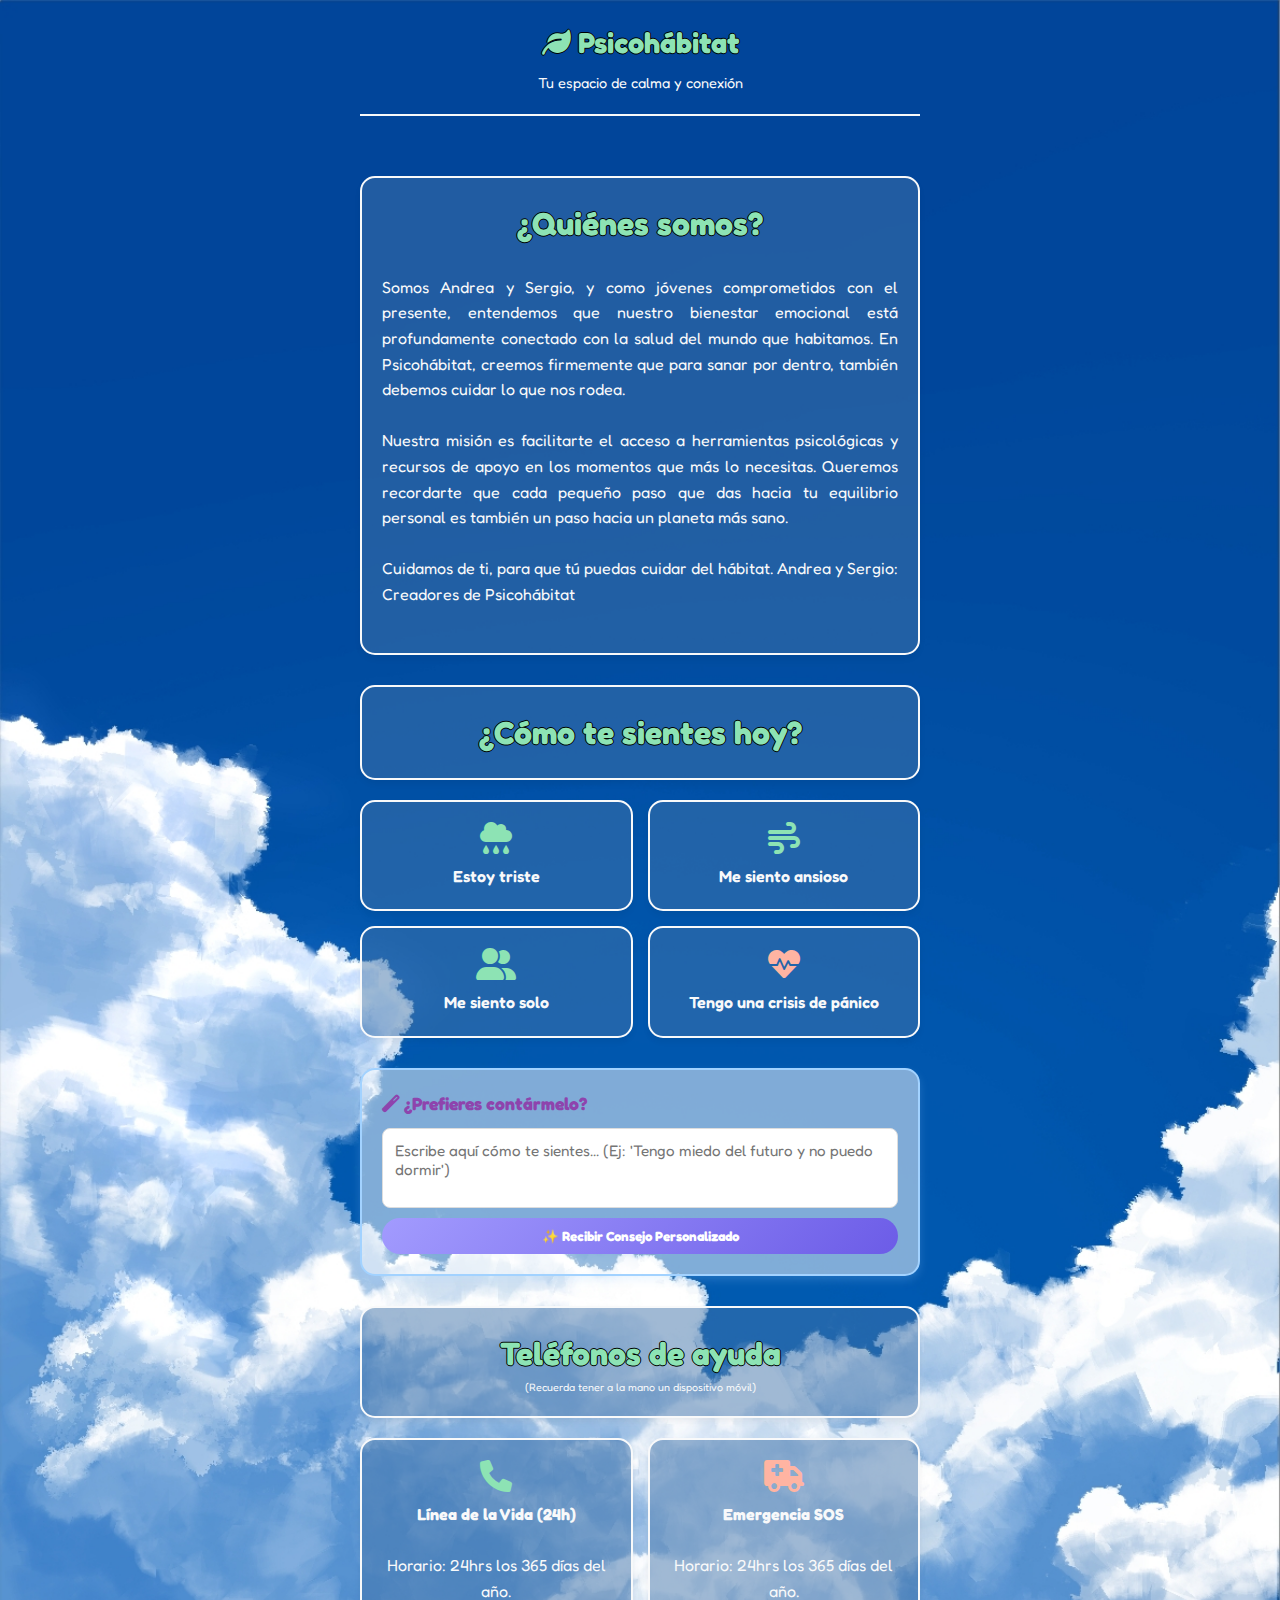
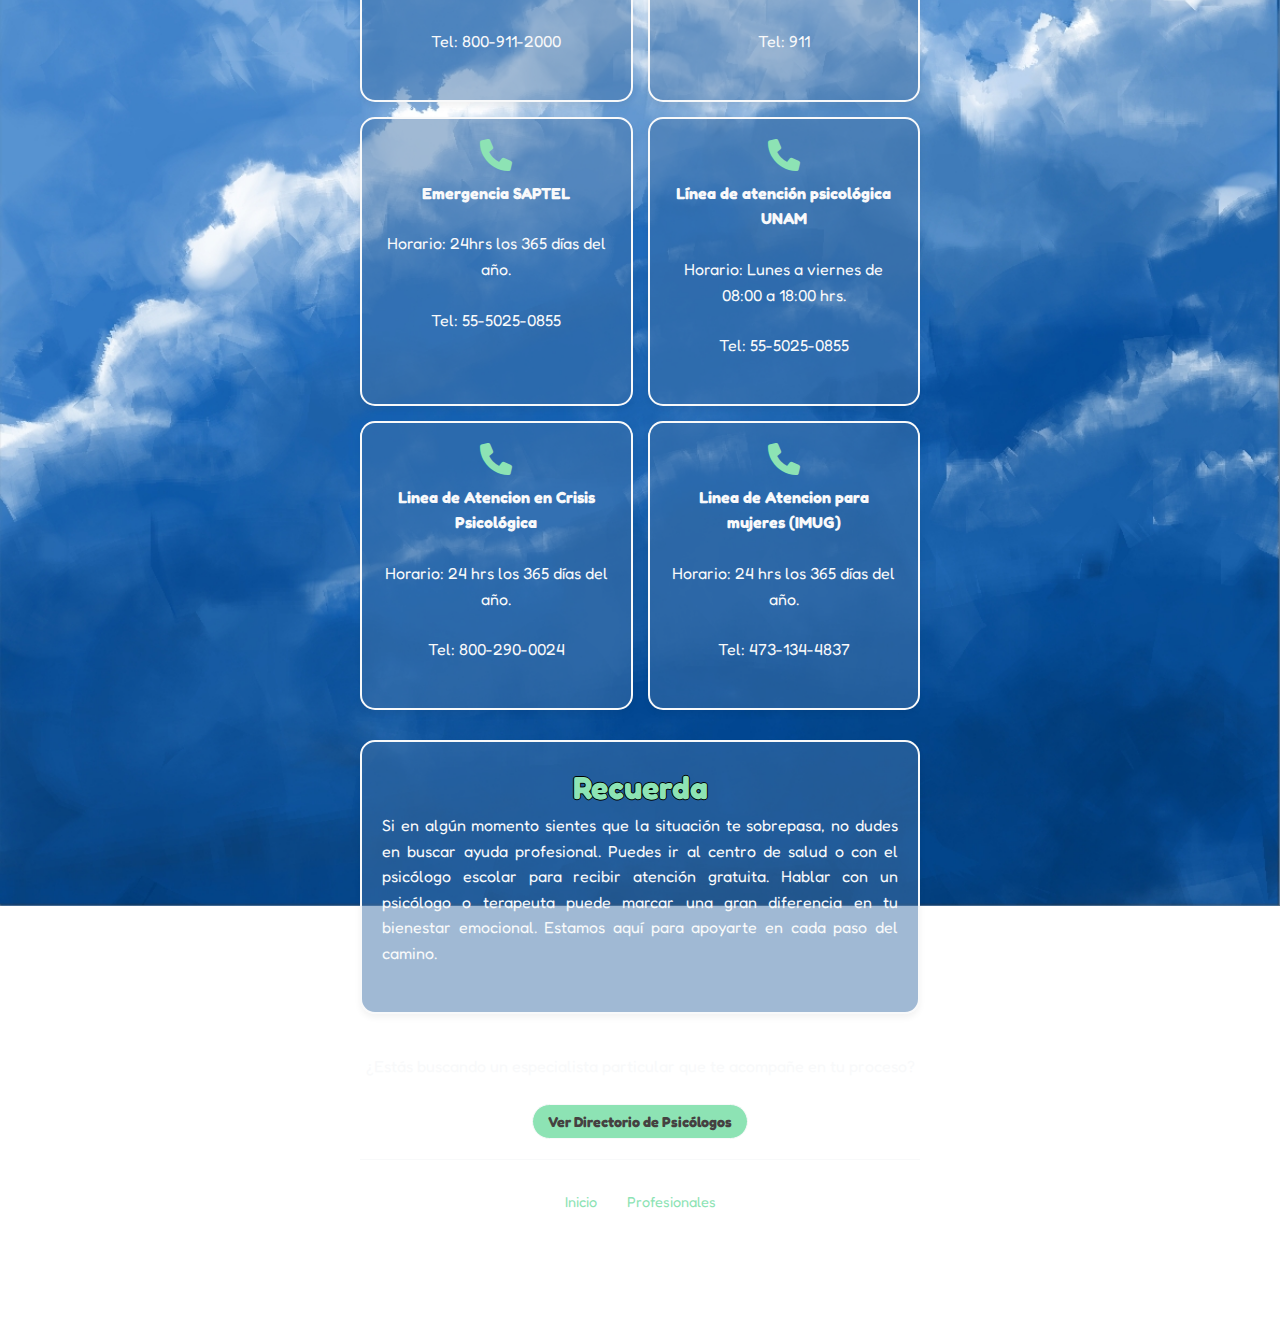
<file: index.html>
<html lang="en">

<head>
    <meta charset="UTF-8">
    <meta name="viewport" content="width=device-width, initial-scale=1.0">
    <title>Psicohábitat | Bienestar y Conexión</title>
    <link href="https://cdnjs.cloudflare.com/ajax/libs/font-awesome/6.0.0/css/all.min.css" rel="stylesheet">
    <link rel="stylesheet" href="./style/base.css">
    <style>
        @import url('https://fonts.googleapis.com/css2?family=Fredoka:wght@300..700&family=Open+Sans:ital,wght@0,300..800;1,300..800&display=swap');
    </style>
</head>

<body>
    <div class="container">
        <header>
            <div class="logo"><i class="fas fa-leaf"></i> Psicohábitat</div>
            <div class="tagline">Tu espacio de calma y conexión</div>
        </header>

        <!-- === SECCIÓN 1: INICIO === -->
        <div id="home-section" class="section active">
            <div class="us">
                <h1>
                    ¿Quiénes somos?
                </h1>
                <br>
                <p class="parrafah">Somos Andrea y Sergio, y como jóvenes comprometidos con el presente, entendemos que
                    nuestro bienestar
                    emocional está profundamente conectado con la salud del mundo que habitamos. En Psicohábitat,
                    creemos
                    firmemente que para sanar por dentro, también debemos cuidar lo que nos rodea.
                    <br>
                    <br>
                    Nuestra misión es facilitarte el acceso a herramientas psicológicas y recursos de apoyo en los
                    momentos
                    que más lo necesitas. Queremos recordarte que cada pequeño paso que das hacia tu equilibrio personal
                    es
                    también un paso hacia un planeta más sano.
                    <br>
                    <br>
                    Cuidamos de ti, para que tú puedas cuidar del hábitat.
                    Andrea y Sergio: Creadores de Psicohábitat
                </p>
            </div>
            <div class="us">
                <h1>¿Cómo te sientes hoy?</h1>
            </div>

            <div class="mood-grid">
                <div class="mood-card" onclick="mostrarEncuesta('tristeza')">
                    <i class="fas fa-cloud-rain"></i>
                    <span>Estoy triste</span>
                </div>
                <div class="mood-card" onclick="mostrarEncuesta('ansiedad')">
                    <i class="fas fa-wind"></i>
                    <span>Me siento ansioso</span>
                </div>
                <div class="mood-card" onclick="mostrarEncuesta('soledad')">
                    <i class="fas fa-user-friends"></i>
                    <span>Me siento solo</span>
                </div>
                <div class="mood-card" onclick="accesosCrisis()">
                    <i class="fas fa-heartbeat" style="color: var(--alert-soft)"></i>
                    <span>Tengo una crisis de pánico</span>
                </div>
            </div>
            <!-- NUEVO: SECCIÓN DE IA GEMINI -->
            <div class="ai-companion-box">
                <div class="ai-title"><i class="fas fa-magic"></i> ¿Prefieres contármelo?</div>
                <textarea id="ai-mood-input" class="ai-input"
                    placeholder="Escribe aquí cómo te sientes... (Ej: 'Tengo miedo del futuro y no puedo dormir')"></textarea>
                <button class="btn-ai" onclick="consultarIA()">
                    ✨ Recibir Consejo Personalizado
                </button>
                <div id="ai-response-container" class="ai-result"></div>
            </div>

            <div class="us">
                <h1>Teléfonos de ayuda</h1>
                <h6 style="text-align: center; font-weight: normal;">(Recuerda tener a la mano un dispositivo móvil)</h6>
            </div>
            <!-- Tarjetas de numeros para emergencias -->
            <div class="mood-grid">
                <div class="mood-card" onclick="llamarTelefono('tel:8009112000')">
                    <i class="fas fa-phone"></i>
                    <p style="font-weight: bold;">Línea de la Vida (24h)</p>
                    <p>Horario: 24hrs los 365 días del año.</p>
                    <p>Tel: 800-911-2000</p>
                </div>
                <div class="mood-card" onclick="llamarTelefono('tel:911')">
                    <i class="fas fa-ambulance" style="color: var(--alert-soft)"></i>
                    <p style="font-weight: bold;">Emergencia SOS</p>
                    <p>Horario: 24hrs los 365 días del año.</p>
                    <p>Tel: 911</p>
                </div>
                <div class="mood-card" onclick="llamarTelefono('tel:5550250855')">
                    <i class="fas fa-phone"></i>
                    <p style="font-weight: bold;">Emergencia SAPTEL</p>
                    <p>Horario: 24hrs los 365 días del año.</p>
                    <p>Tel: 55-5025-0855</p>
                </div>
                <div class="mood-card" onclick="llamarTelefono('tel:5550250855')">
                    <i class="fas fa-phone"></i>
                    <p style="font-weight: bold;">Línea de atención psicológica UNAM</p>
                    <p>Horario: Lunes a viernes de 08:00 a 18:00 hrs.</p>
                    <p>Tel: 55-5025-0855</p>
                </div>
                <div class="mood-card" onclick="llamarTelefono('tel:8002900024')">
                    <i class="fas fa-phone"></i>
                    <p style="font-weight: bold;">Linea de Atencion en Crisis Psicológica</p>
                    <p>Horario: 24 hrs los 365 días del año.</p>
                    <p>Tel: 800-290-0024</p>
                </div>
                <div class="mood-card" onclick="llamarTelefono('tel:4731344837')">
                    <i class="fas fa-phone"></i>
                    <p style="font-weight: bold;">Linea de Atencion para mujeres (IMUG)</p>
                    <p>Horario: 24 hrs los 365 días del año.</p>
                    <p>Tel: 473-134-4837</p>
                </div>
            </div>
            <div class="us">
                <h1>Recuerda</h1>
                <p class="parrafah">
                    Si en algún momento sientes que la situación te sobrepasa, no dudes en buscar ayuda profesional.
                    Puedes ir al centro de salud o con el psicólogo escolar para recibir atención gratuita.
                    Hablar con un psicólogo o terapeuta puede marcar una gran diferencia en tu bienestar emocional.
                    Estamos aquí para apoyarte en cada paso del camino.
                </p>
            </div>
            <div style="margin-top: 40px; text-align: center;">
                <p>¿Estás buscando un especialista particular que te acompañe en tu proceso?</p>
                <button class="btn-action" onclick="irA('premium-section')" style="margin-bottom: 20px;">
                    Ver Directorio de Psicólogos
                </button>
            </div>
        </div>

        <!-- === SECCIÓN 2: RECURSOS === -->
        <div id="resources-section" class="section">
            <button class="btn-back" onclick="irA('home-section')">
                <i class="fas fa-arrow-left"></i> Volver
            </button>

            <h2 id="result-title">Recursos para ti</h2>

            <div id="resources-list"></div>

            <!-- EL CIERRE VERDE MEJORADO CON IA -->
            <div class="green-closure">
                <h3><i class="fas fa-globe-americas"></i> Tu Acción del Día</h3>
                <p style="color:var(--text-dark)">Si este espacio te brindó un respiro, ayúdanos a cuidar nuestro hábitat común.</p>

                <span id="green-mission-text" class="mission-text">"Recoge una lata o plástico hoy y tíralo en su
                    lugar."</span>

                <!-- Botón para generar nueva misión con IA -->
                <button class="btn-magic-mission" onclick="generarMisionIA()">
                    ✨ Generar nueva misión mágica
                </button>

                <p style="color:var(--text-dark)">Pequeñas acciones sanan tu mente y el planeta.</p>

                <div class="reaction-bar">
                    <button class="reaction-btn" title="Me comprometo">❤️</button>
                    <button class="reaction-btn" title="Hecho">✅</button>
                    <button class="reaction-btn" title="Inspirador">🌱</button>
                </div>
            </div>
        </div>

        <!-- === SECCIÓN 3: ENCUESTA === -->
        <div id="survey-section" class="section">

            <div class="btn-survey-grid">
                <button class="btn-back" onclick="irA('home-section')">
                    <i class="fas fa-arrow-left"></i> Volver
                </button>
                <button class="btn-skip-survey" onclick="accesoDirectoRecursos()">
                    Ir directo a los recursos <i class="fas fa-arrow-right"></i>
                </button>
            </div>

            <div class="us">
                <h1>¿Por qué te sientes así?</h1>
                <br>
            </div>

            <div class="mood-grid">
                <div class="mood-card" onclick="seleccionarRazon('conflictos-familiares')">
                    <i class="fas fa-home"></i>
                    <span>Conflictos Familiares</span>
                </div>

                <div class="mood-card" onclick="seleccionarRazon('dificultades-academicas')">
                    <i class="fas fa-book"></i>
                    <span>Dificultades Académicas</span>
                </div>

                <div class="mood-card" onclick="seleccionarRazon('rechazo-social')">
                    <i class="fas fa-user-friends"></i>
                    <span>Rechazo social</span>
                </div>

                <div class="mood-card" onclick="seleccionarRazon('falta-autoestima')">
                    <i class="fas fa-notes-medical"></i>
                    <span>Falta de autoestima</span>
                </div>

                <div class="mood-card" onclick="seleccionarRazon('visto-falta-de-mensajes')">
                    <i class="fas fa-comment-dots"></i>
                    <span>Visto/Falta de mensajes</span>
                </div>

                <div class="mood-card" onclick="seleccionarRazon('situaciones-en-la-escuela')">
                    <i class="fas fa-school"></i>
                    <span> Situaciones en la escuela</span>
                </div>

                <div class="mood-card" onclick="seleccionarRazon('exclusion-redes-sociales')">
                    <i class="fas fa-users"></i>
                    <span>Exclusión en redes sociales</span>
                </div>

                <div class="mood-card" onclick="seleccionarRazon('sentirse-el-raro')">
                    <i class="fas fa-ellipsis-h"></i>
                    <span>Sentirse el "raro" o diferente</span>
                </div>
            </div>

            <div class="ai-companion-box">
                <div class="ai-title"><i class="fas fa-magic"></i> ¿Prefieres contármelo?</div>
                <textarea id="ai-mood-input" class="ai-input"
                    placeholder="Escribe aquí cómo te sientes... (Ej: 'Tengo miedo del futuro y no puedo dormir')"></textarea>
                <button class="btn-ai" onclick="consultarIA()">
                    ✨ Recibir Consejo Personalizado
                </button>
                <div id="ai-response-container" class="ai-result"></div>
            </div>

        </div>

        <!-- === SECCIÓN 4: PREMIUM === -->
        <div id="premium-section" class="section">
            <button class="btn-back" onclick="irA('home-section')">
                <i class="fas fa-arrow-left"></i> Volver al Inicio
            </button>

            <h2>Directorio de Especialistas</h2>
            <p>
                Conectamos directamente con la base de datos de <strong>Doctoralia</strong> para mostrarte
                especialistas
                certificados.
            </p>

            <div class="external-search-box">
                <div class="search-input-group">
                    <label for="specialty-input">¿Qué especialista buscas?</label>
                    <select id="specialty-input">
                        <option value="psicologo">Psicólogo</option>
                        <option value="psiquiatra">Psiquiatra</option>
                        <option value="psicoterapeuta">Psicoterapeuta</option>
                        <option value="terapeuta-complementario">Terapeuta Complementario</option>
                    </select>
                </div>

                <div class="search-input-group">
                    <label for="city-input">¿En qué ciudad?</label>
                    <input type="text" id="city-input" placeholder="Ej: Ciudad de México, Guadalajara..." />
                </div>

                <button onclick="prepararRedireccion()" class="btn-search-external">
                    <i class="fas fa-search"></i> Buscar Profesionales
                </button>
            </div>
        </div>

        <div class="nav-bottom">
            <a href="#" onclick="irA('home-section')" class="nav-link">Inicio</a>
            <a href="#" onclick="irA('premium-section')" class="nav-link">Profesionales</a>
            <!--<a href="#" class="nav-link">Nosotros</a> -->
        </div>

    </div>

    <!-- === MODAL DE REDIRECCIÓN (OCULTO) === -->
    <div id="redirect-modal" class="modal-overlay">
        <div class="modal-content">
            <i class="fas fa-hand-holding-heart modal-icon"></i>
            <h3 style="color: var(--text-dark);">Un momento, por favor...</h3>

            <p style="margin-top: 15px; font-size: 1rem; color: #555;">
                Si deseas apoyar a esta web, recuerda nuestra misión ecológica:
            </p>
            <p style="margin-top: 10px; font-weight: bold; color: #3a5a40; font-size: 1.1rem;">
                "¡Ayúdanos recogiendo una lata o basura en tu camino hoy!"
            </p>

            <div class="countdown-circle" id="countdown-timer">5</div>

            <p style="font-size: 0.8rem; color: #999;">
                Te estamos redirigiendo a Doctoralia...
            </p>

            <!-- Botón para cancelar por si el usuario se arrepiente -->
            <button onclick="cancelarRedireccion()"
                style="margin-top: 15px; border: none; background: none; text-decoration: underline; color: #777; cursor: pointer;">
                Cancelar
            </button>
        </div>
    </div>
    </div>
</body>
<script src="./js/script"></script>
<script type="module" src=""./js/config.js"></script>

</html>
</file>
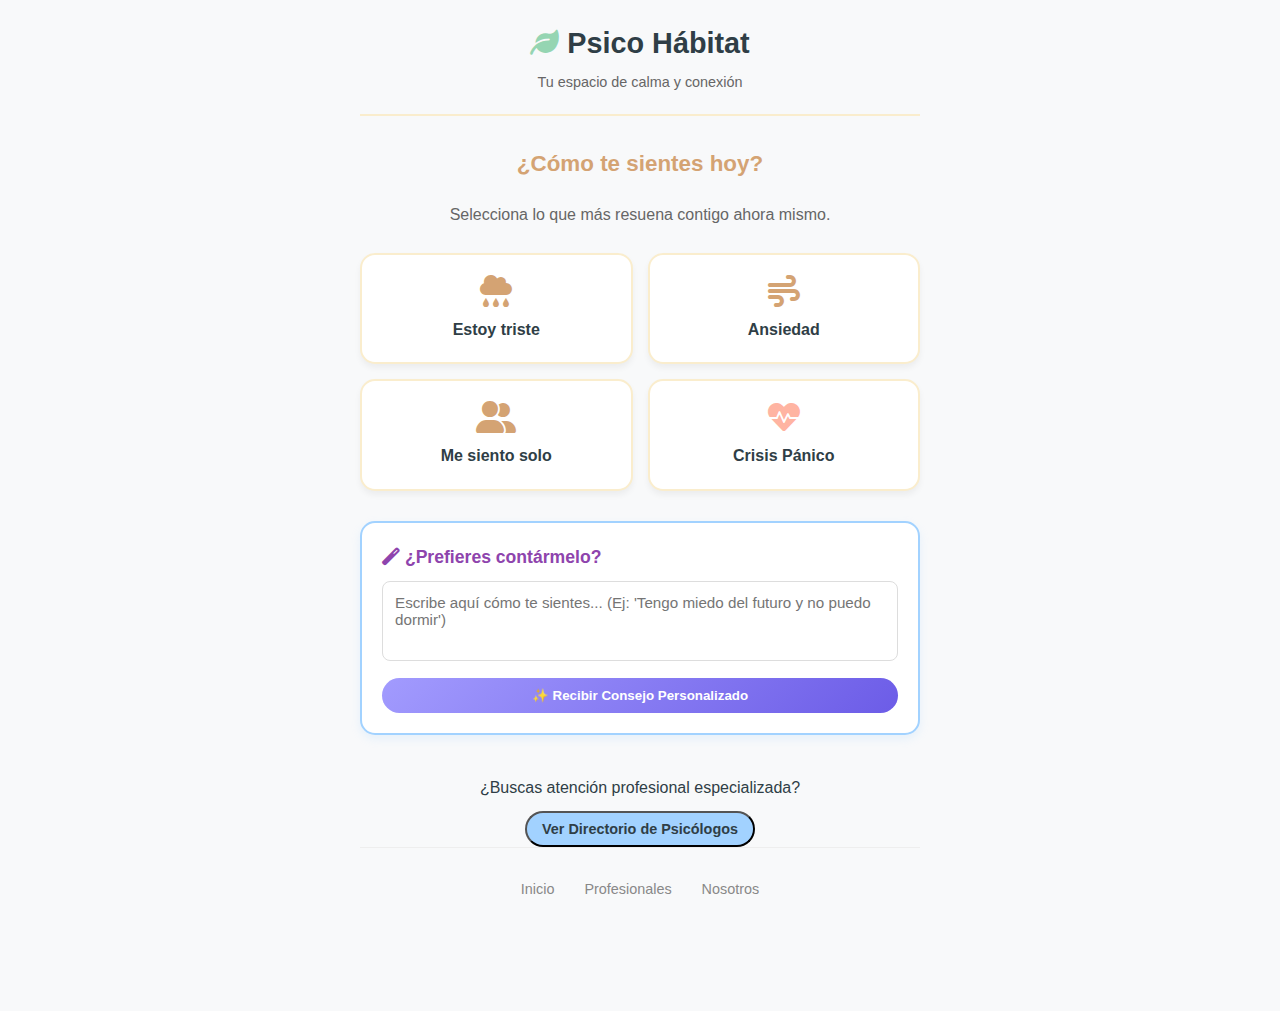
<file: template.html>
<!DOCTYPE html>
<html lang="es">
<head>
    <meta charset="UTF-8">
    <meta name="viewport" content="width=device-width, initial-scale=1.0">
    <title>Psico Hábitat | Bienestar y Conexión</title>
    <!-- Iconos para dar un toque profesional y cálido -->
    <link href="https://cdnjs.cloudflare.com/ajax/libs/font-awesome/6.0.0/css/all.min.css" rel="stylesheet">
    <style>
        /* --- 1. VARIABLES DE COLOR (Psicología del Color) --- */
        :root {
            --primary-mint: #95d5b2;  /* Calma, naturaleza */
            --soft-blue: #a2d2ff;     /* Serenidad */
            --earth-sand: #faedcd;    /* Calidez */
            --earth-dark: #d4a373;    /* Acento tierra */
            --text-dark: #2f3e46;     /* Texto legible pero suave */
            --white-soft: #f8f9fa;    /* Fondo limpio */
            --alert-soft: #ffb4a2;    /* Para crisis, no agresivo */
            --gemini-purple: #8e44ad; /* Color para características IA */
        }

        /* --- 2. RESET Y BASES --- */
        * {
            box-sizing: border-box;
            margin: 0;
            padding: 0;
            font-family: 'Segoe UI', Tahoma, Geneva, Verdana, sans-serif;
        }

        body {
            background-color: var(--white-soft);
            color: var(--text-dark);
            line-height: 1.6;
            padding-bottom: 80px; /* Espacio para el footer fijo si fuera necesario */
        }

        /* --- 3. LAYOUT GENERAL --- */
        .container {
            max-width: 600px; /* Ancho tipo "App móvil" centrado */
            margin: 0 auto;
            padding: 20px;
            min-height: 100vh;
            display: flex;
            flex-direction: column;
        }

        /* --- 4. HEADER --- */
        header {
            text-align: center;
            margin-bottom: 30px;
            padding-bottom: 20px;
            border-bottom: 2px solid var(--earth-sand);
        }

        .logo {
            font-size: 1.8rem;
            color: var(--text-dark);
            font-weight: bold;
        }
        .logo i { color: var(--primary-mint); }

        .tagline {
            font-size: 0.9rem;
            color: #666;
            margin-top: 5px;
        }

        /* --- 5. NAVEGACIÓN ENTRE SECCIONES --- */
        .section {
            display: none; /* Ocultamos todo por defecto */
            animation: fadeIn 0.5s ease;
        }
        
        .section.active {
            display: block; /* Solo mostramos la activa */
        }

        @keyframes fadeIn {
            from { opacity: 0; transform: translateY(10px); }
            to { opacity: 1; transform: translateY(0); }
        }

        h2 {
            font-size: 1.4rem;
            margin-bottom: 20px;
            color: var(--earth-dark);
            text-align: center;
        }

        /* --- 6. COMPONENTE: BOTONES DE ÁNIMO (GRID) --- */
        .mood-grid {
            display: grid;
            grid-template-columns: 1fr 1fr;
            gap: 15px;
        }

        .mood-card {
            background: white;
            border: 2px solid var(--earth-sand);
            border-radius: 15px;
            padding: 20px;
            text-align: center;
            cursor: pointer;
            transition: all 0.3s ease;
            box-shadow: 0 4px 6px rgba(0,0,0,0.05);
        }

        .mood-card:hover {
            transform: translateY(-5px);
            border-color: var(--primary-mint);
            background-color: #f0fff4;
        }

        .mood-card i {
            font-size: 2rem;
            margin-bottom: 10px;
            color: var(--earth-dark);
        }

        .mood-card span {
            display: block;
            font-weight: 600;
        }

        /* --- NUEVO: COMPONENTE IA (CHAT) --- */
        .ai-companion-box {
            margin-top: 30px;
            background: white;
            padding: 20px;
            border-radius: 15px;
            border: 2px solid var(--soft-blue);
            box-shadow: 0 4px 10px rgba(162, 210, 255, 0.2);
        }

        .ai-title {
            font-size: 1.1rem;
            color: var(--gemini-purple);
            margin-bottom: 10px;
            font-weight: bold;
        }

        .ai-input {
            width: 100%;
            padding: 12px;
            border: 1px solid #ddd;
            border-radius: 8px;
            margin-bottom: 10px;
            resize: none;
            height: 80px;
            font-size: 0.95rem;
        }

        .btn-ai {
            background: linear-gradient(135deg, #a29bfe 0%, #6c5ce7 100%);
            color: white;
            border: none;
            padding: 10px 20px;
            border-radius: 20px;
            cursor: pointer;
            width: 100%;
            font-weight: bold;
            transition: transform 0.2s;
        }
        .btn-ai:hover { transform: scale(1.02); }
        
        .ai-result {
            margin-top: 15px;
            padding: 15px;
            background-color: #f8f0fc;
            border-radius: 8px;
            border-left: 4px solid var(--gemini-purple);
            font-size: 0.9rem;
            display: none; /* Oculto hasta tener respuesta */
            white-space: pre-wrap; /* Mantiene saltos de línea */
        }

        /* --- 7. LISTA DE RECURSOS --- */
        .resource-card {
            background: white;
            border-left: 5px solid var(--primary-mint);
            padding: 15px;
            margin-bottom: 15px;
            border-radius: 8px;
            box-shadow: 0 2px 4px rgba(0,0,0,0.05);
            display: flex;
            justify-content: space-between;
            align-items: center;
        }

        .resource-info h3 { font-size: 1.1rem; margin-bottom: 5px; }
        .resource-info p { font-size: 0.85rem; color: #666; }
        .resource-type { 
            font-size: 0.7rem; 
            text-transform: uppercase; 
            background: var(--earth-sand); 
            padding: 2px 6px; 
            border-radius: 4px; 
        }

        .btn-action {
            background-color: var(--primary-mint);
            color: var(--text-dark);
            text-decoration: none;
            padding: 8px 15px;
            border-radius: 20px;
            font-weight: bold;
            font-size: 0.9rem;
            transition: background 0.3s;
        }
        .btn-action:hover { background-color: #74c69d; }

        .btn-back {
            background: transparent;
            border: none;
            color: #666;
            margin-bottom: 20px;
            cursor: pointer;
            display: flex;
            align-items: center;
            gap: 5px;
            font-size: 1rem;
        }

        /* --- 8. DIRECTORIO PREMIUM (Buscador Externo) --- */
        .external-search-box {
            background: white;
            padding: 25px;
            border-radius: 15px;
            box-shadow: 0 4px 15px rgba(0,0,0,0.05);
            border: 1px solid #eee;
        }

        .search-input-group {
            margin-bottom: 15px;
            text-align: left;
        }
        
        .search-input-group label {
            display: block;
            font-size: 0.9rem;
            margin-bottom: 5px;
            color: #666;
            font-weight: 600;
        }

        .search-input-group select, .search-input-group input {
            width: 100%;
            padding: 12px;
            border: 2px solid var(--earth-sand);
            border-radius: 8px;
            font-size: 1rem;
            outline: none;
            transition: border-color 0.3s;
        }

        .search-input-group select:focus, .search-input-group input:focus {
            border-color: var(--primary-mint);
        }

        .btn-search-external {
            width: 100%;
            background-color: #00d3a5; /* Color similar a Doctoralia para familiaridad */
            color: white;
            border: none;
            padding: 15px;
            border-radius: 8px;
            font-size: 1.1rem;
            font-weight: bold;
            cursor: pointer;
            display: flex;
            justify-content: center;
            align-items: center;
            gap: 10px;
            transition: background 0.3s;
        }
        .btn-search-external:hover {
            background-color: #00b38b;
        }

        /* --- 9. CIERRE VERDE (GAMIFICACIÓN) --- */
        .green-closure {
            margin-top: 30px;
            background: linear-gradient(135deg, #e9edc9 0%, #ccd5ae 100%);
            padding: 25px;
            border-radius: 20px;
            text-align: center;
            border: 2px dashed #88b04b;
        }

        .green-closure h3 { color: #3a5a40; margin-bottom: 10px; }
        .green-closure p { font-size: 0.95rem; margin-bottom: 15px; }
        
        .mission-text {
            font-weight: bold; 
            color: #3a5a40; 
            display: block; 
            margin: 10px 0;
            min-height: 40px; /* Evita saltos si cambia el texto */
        }

        .btn-magic-mission {
            background: white;
            border: 1px solid #88b04b;
            color: #3a5a40;
            padding: 5px 10px;
            border-radius: 15px;
            font-size: 0.8rem;
            cursor: pointer;
            margin-bottom: 10px;
        }
        .btn-magic-mission:hover { background: #f0fff4; }

        .reaction-bar {
            display: flex;
            justify-content: center;
            gap: 15px;
            margin-top: 15px;
        }
        .reaction-btn {
            background: white;
            border: none;
            width: 40px; height: 40px;
            border-radius: 50%;
            cursor: pointer;
            box-shadow: 0 2px 4px rgba(0,0,0,0.1);
            font-size: 1.2rem;
            transition: transform 0.2s;
        }
        .reaction-btn:hover { transform: scale(1.2); }

        /* --- 10. MODAL DE REDIRECCIÓN (CUENTA REGRESIVA) --- */
        .modal-overlay {
            position: fixed;
            top: 0; left: 0;
            width: 100%; height: 100%;
            background: rgba(47, 62, 70, 0.9); /* Fondo oscuro con transparencia */
            display: none; /* Oculto por defecto */
            justify-content: center;
            align-items: center;
            z-index: 1000;
            padding: 20px;
            animation: fadeIn 0.3s ease;
        }

        .modal-content {
            background: white;
            padding: 30px;
            border-radius: 20px;
            text-align: center;
            max-width: 400px;
            width: 100%;
            position: relative;
            border-bottom: 5px solid var(--primary-mint);
        }

        .modal-icon {
            font-size: 3rem;
            color: var(--primary-mint);
            margin-bottom: 15px;
        }

        .countdown-circle {
            width: 60px; height: 60px;
            background: var(--earth-sand);
            color: var(--text-dark);
            border-radius: 50%;
            display: flex;
            align-items: center;
            justify-content: center;
            font-size: 1.8rem;
            font-weight: bold;
            margin: 20px auto;
        }

        /* Botón navegación inferior */
        .nav-bottom {
            margin-top: auto;
            display: flex;
            justify-content: center;
            gap: 10px;
            padding-top: 20px;
            border-top: 1px solid #eee;
        }
        .nav-link {
            color: #888;
            text-decoration: none;
            font-size: 0.9rem;
            padding: 10px;
        }
        .nav-link.active-link { color: var(--earth-dark); font-weight: bold; }

    </style>
</head>
<body>

<div class="container">
    <header>
        <div class="logo"><i class="fas fa-leaf"></i> Psico Hábitat</div>
        <div class="tagline">Tu espacio de calma y conexión</div>
    </header>

    <!-- === SECCIÓN 1: HOME / DIAGNÓSTICO === -->
    <div id="home-section" class="section active">
        <h2>¿Cómo te sientes hoy?</h2>
        <p style="text-align: center; margin-bottom: 25px; color: #666;">Selecciona lo que más resuena contigo ahora mismo.</p>
        
        <div class="mood-grid">
            <div class="mood-card" onclick="filtrarRecursos('tristeza')">
                <i class="fas fa-cloud-rain"></i>
                <span>Estoy triste</span>
            </div>
            <div class="mood-card" onclick="filtrarRecursos('ansiedad')">
                <i class="fas fa-wind"></i>
                <span>Ansiedad</span>
            </div>
            <div class="mood-card" onclick="filtrarRecursos('soledad')">
                <i class="fas fa-user-friends"></i>
                <span>Me siento solo</span>
            </div>
            <div class="mood-card" onclick="filtrarRecursos('panico')">
                <i class="fas fa-heartbeat" style="color: var(--alert-soft)"></i>
                <span>Crisis Pánico</span>
            </div>
        </div>
        
        <!-- NUEVO: SECCIÓN DE IA GEMINI -->
        <div class="ai-companion-box">
            <div class="ai-title"><i class="fas fa-magic"></i> ¿Prefieres contármelo?</div>
            <textarea id="ai-mood-input" class="ai-input" placeholder="Escribe aquí cómo te sientes... (Ej: 'Tengo miedo del futuro y no puedo dormir')"></textarea>
            <button class="btn-ai" onclick="consultarIA()">
                ✨ Recibir Consejo Personalizado
            </button>
            <div id="ai-response-container" class="ai-result"></div>
        </div>

        <div style="margin-top: 40px; text-align: center;">
            <p>¿Buscas atención profesional especializada?</p>
            <button class="btn-action" style="background: var(--soft-blue); margin-top: 10px;" onclick="irA('premium-section')">
                Ver Directorio de Psicólogos
            </button>
        </div>
    </div>

    <!-- === SECCIÓN 2: RECURSOS === -->
    <div id="resources-section" class="section">
        <button class="btn-back" onclick="irA('home-section')">
            <i class="fas fa-arrow-left"></i> Volver
        </button>

        <h2 id="result-title">Recursos para ti</h2>
        
        <div id="resources-list"></div>

        <!-- EL CIERRE VERDE MEJORADO CON IA -->
        <div class="green-closure">
            <h3><i class="fas fa-globe-americas"></i> Tu Acción del Día</h3>
            <p>Si este espacio te brindó un respiro, ayúdanos a cuidar nuestro hábitat común.</p>
            
            <span id="green-mission-text" class="mission-text">"Recoge una lata o plástico hoy y tíralo en su lugar."</span>
            
            <!-- Botón para generar nueva misión con IA -->
            <button class="btn-magic-mission" onclick="generarMisionIA()">
                ✨ Generar nueva misión mágica
            </button>

            <p style="font-size: 0.8rem; margin-top: 5px;">Pequeñas acciones sanan tu mente y el planeta.</p>
            
            <div class="reaction-bar">
                <button class="reaction-btn" title="Me comprometo">❤️</button>
                <button class="reaction-btn" title="Hecho">✅</button>
                <button class="reaction-btn" title="Inspirador">🌱</button>
            </div>
        </div>
    </div>

    <!-- === SECCIÓN 3: PREMIUM === -->
    <div id="premium-section" class="section">
        <button class="btn-back" onclick="irA('home-section')">
            <i class="fas fa-arrow-left"></i> Volver al Inicio
        </button>

        <h2>Directorio de Especialistas</h2>
        <p style="text-align:center; font-size:0.9rem; margin-bottom:20px; color:#666">
            Conectamos directamente con la base de datos de <strong>Doctoralia</strong> para mostrarte especialistas certificados.
        </p>

        <div class="external-search-box">
            <div class="search-input-group">
                <label for="specialty-input">¿Qué especialista buscas?</label>
                <select id="specialty-input">
                    <option value="psicologo">Psicólogo</option>
                    <option value="psiquiatra">Psiquiatra</option>
                    <option value="psicoterapeuta">Psicoterapeuta</option>
                    <option value="terapeuta-complementario">Terapeuta Complementario</option>
                </select>
            </div>

            <div class="search-input-group">
                <label for="city-input">¿En qué ciudad?</label>
                <input type="text" id="city-input" placeholder="Ej: Ciudad de México, Guadalajara..." />
            </div>

            <button onclick="prepararRedireccion()" class="btn-search-external">
                <i class="fas fa-search"></i> Buscar Profesionales
            </button>
        </div>
    </div>

    <div class="nav-bottom">
        <a href="#" onclick="irA('home-section')" class="nav-link">Inicio</a>
        <a href="#" onclick="irA('premium-section')" class="nav-link">Profesionales</a>
        <a href="#" class="nav-link">Nosotros</a>
    </div>
</div>

<!-- === MODAL DE REDIRECCIÓN (OCULTO) === -->
<div id="redirect-modal" class="modal-overlay">
    <div class="modal-content">
        <i class="fas fa-hand-holding-heart modal-icon"></i>
        <h3>Un momento, por favor...</h3>
        
        <p style="margin-top: 15px; font-size: 1rem; color: #555;">
            Si deseas apoyar a esta web, recuerda nuestra misión ecológica:
        </p>
        <p style="margin-top: 10px; font-weight: bold; color: #3a5a40; font-size: 1.1rem;">
            "¡Ayúdanos recogiendo una lata o basura en tu camino hoy!"
        </p>

        <div class="countdown-circle" id="countdown-timer">5</div>
        
        <p style="font-size: 0.8rem; color: #999;">
            Te estamos redirigiendo a Doctoralia...
        </p>
        
        <!-- Botón para cancelar por si el usuario se arrepiente -->
        <button onclick="cancelarRedireccion()" style="margin-top: 15px; border: none; background: none; text-decoration: underline; color: #777; cursor: pointer;">
            Cancelar
        </button>
    </div>
</div>

<script>
    // --- GEMINI API SETUP ---
    const apiKey = ""; // La clave se inyectará automáticamente en el entorno de ejecución
    
    // Función helper para llamar a Gemini
    async function callGemini(promptText) {
        try {
            const response = await fetch(`https://generativelanguage.googleapis.com/v1beta/models/gemini-2.5-flash-preview-09-2025:generateContent?key=${apiKey}`, {
                method: 'POST',
                headers: {
                    'Content-Type': 'application/json'
                },
                body: JSON.stringify({
                    contents: [{
                        parts: [{ text: promptText }]
                    }]
                })
            });

            if (!response.ok) throw new Error('Error en la API');
            
            const data = await response.json();
            return data.candidates[0].content.parts[0].text;
        } catch (error) {
            console.error("Error llamando a Gemini:", error);
            return null;
        }
    }

    // --- NUEVO: FUNCIÓN DE CONSEJO PERSONALIZADO (IA) ---
    async function consultarIA() {
        const input = document.getElementById('ai-mood-input').value.trim();
        const resultBox = document.getElementById('ai-response-container');
        
        if (!input) {
            alert("Por favor, escribe brevemente cómo te sientes.");
            return;
        }

        // Estado de carga
        resultBox.style.display = 'block';
        resultBox.innerText = "✨ Conectando con tu guía interior... (Procesando)";
        
        const prompt = `
            Actúa como un consejero de salud mental empático y cálido llamado "PsicoGuía".
            El usuario dice: "${input}".
            
            Tu tarea:
            1. Valida sus sentimientos en 1 o 2 frases cortas y cálidas.
            2. Sugiere UNA acción inmediata muy simple (respiración, tomar agua, ver el cielo).
            3. Mantén el tono suave, no médico, sino de acompañamiento.
            4. Responde en Español.
        `;

        const respuesta = await callGemini(prompt);

        if (respuesta) {
            resultBox.innerText = respuesta;
        } else {
            resultBox.innerText = "Lo siento, la conexión con la guía falló. Intenta respirar profundo y probar de nuevo.";
        }
    }

    // --- NUEVO: FUNCIÓN DE MISIÓN ECOLÓGICA MÁGICA (IA) ---
    async function generarMisionIA() {
        const missionText = document.getElementById('green-mission-text');
        
        missionText.innerText = "✨ Creando misión mágica...";
        
        const prompt = `
            Genera una "micro-misión ecológica" única para una persona que busca bienestar.
            Debe ser:
            1. Muy fácil de hacer en menos de 5 minutos.
            2. Conectada con la naturaleza o el cuidado del entorno.
            3. Con un tono poético o inspirador.
            4. Máximo 15 palabras.
            
            Ejemplos: "Encuentra una hoja seca y agradece su ciclo de vida", "Riega una planta y dile palabras de aliento".
        `;

        const respuesta = await callGemini(prompt);

        if (respuesta) {
            // Limpiamos comillas extra si la IA las pone
            missionText.innerText = `"${respuesta.replace(/"/g, '')}"`;
        } else {
            missionText.innerText = '"Abraza un árbol cercano y siente su calma."';
        }
    }

    // --- 1. BASE DE DATOS LOCAL ---
    const bdRecursos = [
        { id: 1, tag: 'ansiedad', titulo: 'Respiración Guiada 4-7-8', tipo: 'Ejercicio', link: '#' },
        { id: 2, tag: 'ansiedad', titulo: 'App Calm (Versión Gratuita)', tipo: 'App', link: '#' },
        { id: 3, tag: 'tristeza', titulo: 'Línea de la Vida (24h)', tipo: 'Teléfono', link: 'tel:5551234567' },
        { id: 4, tag: 'tristeza', titulo: 'Playlist: Música Suave', tipo: 'Web', link: '#' },
        { id: 5, tag: 'soledad', titulo: 'Comunidad Discord "Apoyo Mutuo"', tipo: 'Chat', link: '#' },
        { id: 6, tag: 'panico', titulo: 'Botón de Emergencia SOS', tipo: 'Urgencia', link: 'tel:911' },
        { id: 7, tag: 'panico', titulo: 'Guía visual: Grounding', tipo: 'Lectura', link: '#' },
    ];

    // --- 2. NAVEGACIÓN ---
    function irA(sectionId) {
        document.querySelectorAll('.section').forEach(sec => sec.classList.remove('active'));
        document.getElementById(sectionId).classList.add('active');
        window.scrollTo(0, 0);
    }

    // --- 3. RECURSOS ---
    function filtrarRecursos(estadoAnimo) {
        const contenedor = document.getElementById('resources-list');
        const titulo = document.getElementById('result-title');
        contenedor.innerHTML = ''; 
        
        const textos = {
            'ansiedad': 'Para calmar tu mente...',
            'tristeza': 'Un abrazo digital para ti...',
            'soledad': 'Conectemos con otros...',
            'panico': 'Respira, aquí tienes ayuda inmediata...'
        };
        titulo.innerText = textos[estadoAnimo] || 'Recursos para ti';

        const resultados = bdRecursos.filter(r => r.tag === estadoAnimo);

        if(resultados.length === 0) {
            contenedor.innerHTML = '<p>No encontramos recursos específicos.</p>';
        } else {
            resultados.forEach(item => {
                const card = `
                    <div class="resource-card">
                        <div class="resource-info">
                            <span class="resource-type">${item.tipo}</span>
                            <h3>${item.titulo}</h3>
                        </div>
                        <a href="${item.link}" class="btn-action">Ver</a>
                    </div>
                `;
                contenedor.innerHTML += card;
            });
        }
        irA('resources-section');
    }

    // --- 4. LÓGICA DE REDIRECCIÓN Y TIMER ---
    let timerInterval = null;

    function prepararRedireccion() {
        const ciudadInput = document.getElementById('city-input').value.trim();

        if (!ciudadInput) {
            alert("Por favor, escribe una ciudad para buscar.");
            return;
        }

        // Mostrar Modal
        const modal = document.getElementById('redirect-modal');
        const timerDisplay = document.getElementById('countdown-timer');
        modal.style.display = 'flex';
        
        let timeLeft = 5;
        timerDisplay.innerText = timeLeft;

        // Iniciar Cuenta Regresiva
        timerInterval = setInterval(() => {
            timeLeft--;
            timerDisplay.innerText = timeLeft;

            if (timeLeft <= 0) {
                clearInterval(timerInterval);
                ejecutarRedireccion();
                // Ocultar modal después de un momento para que al volver no siga ahí
                setTimeout(() => { modal.style.display = 'none'; }, 1000);
            }
        }, 1000);
    }

    function ejecutarRedireccion() {
        const especialidad = document.getElementById('specialty-input').value;
        const ciudadInput = document.getElementById('city-input').value.trim();
        
        const ciudadFormateada = ciudadInput.toLowerCase()
                                .normalize("NFD").replace(/[\u0300-\u036f]/g, "")
                                .replace(/ /g, "-");

        const urlDestino = `https://www.doctoralia.com.mx/${especialidad}/${ciudadFormateada}`;
        
        window.open(urlDestino, '_blank');
    }

    function cancelarRedireccion() {
        if (timerInterval) clearInterval(timerInterval);
        document.getElementById('redirect-modal').style.display = 'none';
    }
</script>

</body>
</html>
</file>
<file: style/base.css>
/* --- 1. VARIABLES DE COLOR (Psicología del Color) --- */
:root {
    --primary-mint: #8de3b4;
    /* Calma, naturaleza */
    --white-soft: #f8f9fa;
    /* Texto para los fondos azules*/
    --soft-blue: #a2d2ff;
    /* Texto de botones */

    --earth-sand: #faedcd;
    /* Calidez */
    --earth-dark: #d4a373;
    /* Acento tierra */
    --text-dark: #454141;
    /* Texto legible pero suave */

    --alert-soft: #ffb4a2;
    /* Para crisis, no agresivo */
    --gemini-purple: #8e44ad;
    /* Color para características IA */

    --game-red: #e74c3c;
    /* Para elementos de peligro en el juego */
}


/* --- 2. RESET Y BASES --- */
.fredoka {
    font-family: "Fredoka", sans-serif;
    font-optical-sizing: auto;
    font-weight: 600;
    font-style: normal;
    font-variation-settings:
        "wdth" 100;
}

.nunito {
    font-family: "Nunito", sans-serif;
    font-optical-sizing: auto;
    font-weight: 200;
    font-style: normal;
}

* {
    box-sizing: border-box;
    margin: 0;
    padding: 0;
    font-family: Fredoka, Nunito;
}

h1 {
    font: fredoka;
    text-align: center;
    color: var(--primary-mint);
    text-shadow: -1px 0 black, 0 1px black, 1px 0 black, 0 -1px black;
}

p {
    font: nunito;
    text-align: center;
    margin-bottom: 25px;
    color: var(--white-soft);
}

.us {
    background: rgba(66, 116, 170, 0.5);
    border: 2px solid var(--white-soft);
    border-radius: 15px;
    padding: 20px;
    transition: all 0.3s ease;
    box-shadow: 0 4px 6px rgba(0, 0, 0, 0.05);
    margin-bottom: 20px;
    margin-top: 30px;
}

.parrafah {
    text-align: justify;
}

span {
    font: fredoka;
}

body {
    background-image: url("../img/fondo.jpg");
    background-repeat: no-repeat;
    background-attachment: fixed;
    background-position: top;
    background-size: cover;

    color: var(--white-soft);
    line-height: 1.6;
    padding-bottom: 80px;
    /* Espacio para el footer fijo si fuera necesario */
}

/* --- 3. LAYOUT GENERAL --- */
.container {
    max-width: 600px;
    /* Ancho tipo "App móvil" centrado */
    margin: 0 auto;
    padding: 20px;
    min-height: 100vh;
    display: flex;
    flex-direction: column;
}

/* --- 4. HEADER --- */
header {
    text-align: center;
    margin-bottom: 30px;
    padding-bottom: 20px;
    border-bottom: 2px solid var(--white-soft);
}

.logo {
    font-size: 1.8rem;
    color: var(--primary-mint);
    font-weight: bold;
    text-shadow: -1px 0 black, 0 1px black, 1px 0 black, 0 -1px black;
}

.logo i {
    color: var(--primary-mint);
}

.tagline {
    font-size: 0.9rem;
    color: var(--white-soft);
    margin-top: 5px;
}

/* --- 5. NAVEGACIÓN ENTRE SECCIONES --- */
.section {
    display: none;
    /* Ocultamos todo por defecto */
    animation: fadeIn 0.5s ease;
}

.section.active {
    display: block;
    /* Solo mostramos la activa */
}

@keyframes fadeIn {
    from {
        opacity: 0;
        transform: translateY(10px);
    }

    to {
        opacity: 1;
        transform: translateY(0);
    }
}

h2 {
    font-size: 1.4rem;
    margin-bottom: 20px;
    color: var(--primary-mint);
    text-align: center;
    border-color: black;
    text-shadow: -1px 0 black, 0 1px black, 1px 0 black, 0 -1px black;
}

h3 {
    font-size: 1.1rem;
    margin-bottom: 15px;
    color: var(--primary-mint);
    text-align: center;
    align-items: center;
    text-shadow: -.5px 0 black, 0 .5px black, .5px 0 black, 0 -.5px black;
}

/* --- 6. COMPONENTE: BOTONES DE ÁNIMO (GRID) --- */
.mood-grid {
    display: grid;
    grid-template-columns: 1fr 1fr;
    gap: 15px;
}

.mood-card {
    background: rgba(66, 116, 170, 0.5);
    border: 2px solid var(--white-soft);
    border-radius: 15px;
    padding: 20px;
    text-align: center;
    cursor: pointer;
    transition: all 0.3s ease;
    box-shadow: 0 4px 6px rgba(0, 0, 0, 0.05);
}

.mood-card:hover {
    transform: translateY(-5px);
    border-color: var(--primary-mint);
    background-color: transparent;
}

.mood-card i {
    font-size: 2rem;
    margin-bottom: 10px;
    color: var(--primary-mint);
}

.mood-card span {
    display: block;
    font-weight: 600;
}

/* --- NUEVO: COMPONENTE IA (CHAT) --- */
.ai-companion-box {
    margin-top: 30px;
    background: rgba(255, 255, 255, 0.5);
    padding: 20px;
    border-radius: 15px;
    border: 2px solid var(--soft-blue);
    box-shadow: 0 4px 10px rgba(162, 210, 255, 0.2);
    margin-bottom: 30px;

}

.ai-title {
    font-size: 1.1rem;
    color: var(--gemini-purple);
    margin-bottom: 10px;
    font-weight: bold;
}

.ai-input {
    width: 100%;
    padding: 12px;
    border: 1px solid #ddd;
    border-radius: 8px;
    margin-bottom: 10px;
    resize: none;
    height: 80px;
    font-size: 0.95rem;
}

.btn-ai {
    background: linear-gradient(135deg, #a29bfe 0%, #6c5ce7 100%);
    color: white;
    border: none;
    padding: 10px 20px;
    border-radius: 20px;
    cursor: pointer;
    width: 100%;
    font-weight: bold;
    transition: transform 0.2s;
}

.btn-ai:hover {
    transform: scale(1.02);
}

.ai-result {
    margin-top: 15px;
    padding: 15px;
    background-color: transparent;
    border-radius: 8px;
    border-left: 4px solid var(--gemini-purple);
    font-size: 0.9rem;
    display: none;
    /* Oculto hasta tener respuesta */
    white-space: pre-wrap;
    /* Mantiene saltos de línea */
}

/* --- 7. LISTA DE RECURSOS --- */
.resource-card {
    background: rgba(66, 116, 170, 0.5);
    border-left: 5px solid var(--primary-mint);
    border-top: 1px solid var(--white-soft);
    border-bottom: 1px solid var(--white-soft);
    border-right: 1px solid var(--white-soft);
    padding: 15px;
    margin-bottom: 15px;
    border-radius: 8px;
    box-shadow: 0 2px 4px rgba(0, 0, 0, 0.05);
    display: flex;
    justify-content: space-between;
    align-items: center;
}

.resource-info h3 {
    font-size: 1.1rem;
    margin-bottom: 5px;
}

.resource-info p {
    font-size: 0.85rem;
    color: #666;
}

.resource-type {
    font-size: 0.7rem;
    text-transform: uppercase;
    background: #8de3b469;
    padding: 2px 6px;
    border-radius: 4px;
}

.btn-action {
    background-color: var(--primary-mint);
    color: var(--text-dark);
    text-decoration: none;
    padding: 8px 15px;
    border-radius: 20px;
    font-weight: bold;
    font-size: 0.9rem;
    transition: background 0.3s;
    border: 1px solid var(--white-soft);
}

.btn-action:hover {
    transform: translateY(-5px);
    background-color: var(--primary-mint);
    border: 1px solid var(--white-soft);
}

.btn-back {
    background: transparent;
    border: none;
    color: var(--white-soft);
    margin-bottom: 20px;
    cursor: pointer;
    display: flex;
    align-items: center;
    gap: 5px;
    font-size: 1rem;
}

.btn-back:hover {
    color: var(--primary-mint);
}

.btn-skip-survey {
    background: transparent;
    border: none;
    color: var(--white-soft);
    margin-bottom: 20px;
    cursor: pointer;
    gap: 5px;
    font-size: 1rem;
}

.btn-skip-survey:hover {
    color: var(--primary-mint);
}

.btn-survey-grid {
    display: grid;
    grid-template-columns: 1fr 1fr;
    gap: 15px;
}

/* --- 8. DIRECTORIO PREMIUM (Buscador Externo) --- */
.external-search-box {
    background: rgba(66, 116, 170, 0.5);
    border: 2px solid var(--white-soft);
    border-radius: 15px;
    padding: 20px;
    transition: all 0.3s ease;
    box-shadow: 0 4px 6px rgba(0, 0, 0, 0.05);
    margin-bottom: 20px;
    margin-top: 30px;
}

.search-input-group {
    margin-bottom: 15px;
    text-align: left;
}

.search-input-group label {
    display: block;
    font-size: 0.9rem;
    margin-bottom: 5px;
    color: var(--primary-mint);
    font-weight: 600;
}

.search-input-group select,
.search-input-group input {
    background: rgba(66, 116, 170, 0.5);
    width: 100%;
    padding: 12px;
    border: 2px solid var(--white-soft);
    border-radius: 8px;
    font-size: 1rem;
    outline: none;
    transition: border-color 0.3s;
    color: white;
}

.search-input-group select:focus,
.search-input-group input:focus {
    border-color: var(--primary-mint);
}

.btn-search-external {
    width: 100%;
    background-color: #00d3a5;
    /* Color similar a Doctoralia para familiaridad */
    color: white;
    border: none;
    padding: 15px;
    border-radius: 8px;
    font-size: 1.1rem;
    font-weight: bold;
    cursor: pointer;
    display: flex;
    justify-content: center;
    align-items: center;
    gap: 10px;
    transition: background 0.3s;
    text-shadow: -1px 0 black, 0 1px black, 1px 0 black, 0 -1px black;
}

.btn-search-external:hover {
    background-color: #00b38b;
}

/* --- 9. CIERRE VERDE (GAMIFICACIÓN) --- */
.green-closure {
    margin-top: 30px;
    background: linear-gradient(135deg, #e9edc9 0%, #ccd5ae 100%);
    padding: 25px;
    border-radius: 20px;
    text-align: center;
    border: 2px dashed #88b04b;
    margin-top: 20px;
    margin-bottom: 30px;
}

.green-closure h3 {
    color: #3a5a40;
    margin-bottom: 10px;
}

.green-closure p {
    font-size: 0.95rem;
    margin-bottom: 15px;
}

.mission-text {
    font-weight: bold;
    color: #3a5a40;
    display: block;
    margin: 10px 0;
    min-height: 40px;
    /* Evita saltos si cambia el texto */
}

.btn-magic-mission {
    background: white;
    border: 1px solid #88b04b;
    color: #3a5a40;
    padding: 5px 10px;
    border-radius: 15px;
    font-size: 0.8rem;
    cursor: pointer;
    margin-bottom: 10px;
}

.btn-magic-mission:hover {
    background: #f0fff4;
}

.reaction-bar {
    display: flex;
    justify-content: center;
    gap: 15px;
    margin-top: 15px;
}

.reaction-btn {
    background: white;
    border: none;
    width: 40px;
    height: 40px;
    border-radius: 50%;
    cursor: pointer;
    box-shadow: 0 2px 4px rgba(0, 0, 0, 0.1);
    font-size: 1.2rem;
    transition: transform 0.2s;
}

.reaction-btn:hover {
    transform: scale(1.2);
}

/* --- 10. MODAL DE REDIRECCIÓN (CUENTA REGRESIVA) --- */
.modal-overlay {
    position: fixed;
    top: 0;
    left: 0;
    width: 100%;
    height: 100%;
    background: rgba(47, 62, 70, 0.9);
    /* Fondo oscuro con transparencia */
    display: none;
    /* Oculto por defecto */
    justify-content: center;
    align-items: center;
    z-index: 1000;
    padding: 20px;
    animation: fadeIn 0.3s ease;
}

.modal-content {
    padding: 30px;
    border-radius: 20px;
    text-align: center;
    max-width: 400px;
    width: 100%;
    position: relative;
    border-top: 1px solid var(--white-soft);
    border-right: 1px solid var(--white-soft);
    border-left: 1px solid var(--white-soft);
    border-bottom: 5px solid var(--white-soft);
}

.modal-icon {
    font-size: 3rem;
    color: var(--primary-mint);
    margin-bottom: 15px;
}

.countdown-circle {
    width: 60px;
    height: 60px;
    background: var(--primary-mint);
    color: var(--text-dark);
    border-radius: 50%;
    display: flex;
    align-items: center;
    justify-content: center;
    font-size: 1.8rem;
    font-weight: bold;
    margin: 20px auto;
}

/* --- 11. BARRA DE NAVEGACIÓN INFERIOR (REQUIERE CAMBIOS EN DISEÑO) --- */
.nav-bottom {
    margin-top: auto;
    display: flex;
    justify-content: center;
    gap: 10px;
    padding-top: 20px;
    border-top: 1px solid var(--white-soft)
    
}

.nav-link {
    font-family: fredoka;
    color: var(--primary-mint);
    text-decoration: none;
    font-size: 0.9rem;
    padding: 10px;
}

.nav-link.active-link {
    color: var(--earth-dark);
    font-weight: bold;
}

/* --- 12. CONTENEDOR PARA FASES DE PRUEBA --- */
.beta-container {
    position: fixed;
    bottom: 20px;
    left: 50%;
    transform: translateX(-50%);
    width: 90%;
    max-width: 600px;
    background-color: var(--earth-dark);
    /* Amarillo muy suave, no agresivo */
    border: 1px solid #ffec99;
    color: #856404;
    padding: 12px 20px;
    border-radius: 12px;
    display: flex;
    justify-content: space-between;
    align-items: center;
    box-shadow: 0 4px 12px rgba(0, 0, 0, 0.1);
    z-index: 9999;
    font-family: system-ui, -apple-system, sans-serif;
}

.beta-content {
    display: flex;
    align-items: center;
    gap: 12px;
}

.beta-tag {
    background-color: #fcc419;
    color: #fff;
    font-size: 0.7rem;
    font-weight: bold;
    padding: 2px 6px;
    border-radius: 4px;
}

.beta-container p {
    margin: 0;
    font-size: 0.9rem;
    line-height: 1.4;
}

.beta-close {
    background: none;
    border: none;
    font-size: 1.5rem;
    color: #856404;
    cursor: pointer;
    padding: 0 5px;
    line-height: 1;
}

/* --- 13. ESTILOS PARA LA TARJETA DE INSTALACIÓN  ANDROID --- */

.pwa-backdrop {
    position: fixed;
    top: 0;
    left: 0;
    right: 0;
    bottom: 0;
    background-color: rgba(0, 0, 0, 0.9);
    z-index: 9998;
    display: none;
    /* Oculto por defecto */
    opacity: 0;
    transition: opacity 0.3s ease;
}

.pwa-modal {
    background: rgba(66, 116, 170, 0.5);
    border: 2px solid var(--white-soft);
    position: fixed;
    top: 50%;
    left: 50%;
    /* Centrado exacto y escala reducida para la animación */
    transform: translate(-50%, -50%) scale(0.95);
    width: 85%;
    max-width: 320px;
    border-radius: 14px;
    /* Estilo iOS nativo */
    padding: 24px;
    z-index: 9999;
    text-align: center;
    box-shadow: 0 10px 30px rgba(0, 0, 0, 0.2);
    display: none;
    /* Oculto por defecto */
    opacity: 0;
    transition: opacity 0.3s ease, transform 0.3s ease;
}

.pwa-backdrop.active {
    opacity: 1;
}

.pwa-modal.active {
    opacity: 1;
    transform: translate(-50%, -50%) scale(1);
}

.pwa-modal-title {
    margin: 0 0 16px 0;
    font-family: sans-serif;
    font-size: 1.2rem;
}

.pwa-modal-icon {
    width: 80px;
    height: 80px;
    border-radius: 16px;
    margin-bottom: 24px;
    object-fit: cover;
}

.pwa-ios-instructions {
    margin: 20px 0;
    display: flex;
    flex-direction: column;
    gap: 16px;
}

.ios-row {
    display: flex;
    justify-content: space-between;
    /* Texto izquierda, icono derecha */
    align-items: center;
    font-family: sans-serif;
    color: var(--white-soft);
}

.ios-text {
    text-align: left;
    font-size: 0.95rem;
}

.ios-icon {
    width: 24px;
    height: 24px;
    color: #61a6ef;
}

.pwa-modal-actions {
    display: flex;
    flex-direction: column;
    gap: 10px;
}

.pwa-btn {
    width: 100%;
    padding: 12px;
    border: none;
    border-radius: 10px;
    font-size: 1rem;
    font-weight: 600;
    cursor: pointer;
}

.pwa-btn-primary {
    background-color: var(--primary-mint);
    color: white;
}

.pwa-btn-text {
    background-color: transparent;
    color: white;
}

@supports (padding-bottom: env(safe-area-inset-bottom)) {
    .android-install-card {
        padding-bottom: calc(16px + env(safe-area-inset-bottom));
    }
}

@supports (padding: env(safe-area-inset-bottom)) {
    .beta-container {
        bottom: calc(20px + env(safe-area-inset-bottom));
    }
}

/* --- 14. ESTILOS PARA VIDEOJUEGO --- */
#game-container {
    background: rgba(167, 200, 236, 0.9);
    border: 2px solid var(--white-soft);
    border-radius: 15px;
    padding: 20px;
    overflow: hidden;
    display: flex;
    flex-direction: column;
    align-self: center;
    height: 80vh;
    margin-top: 20px;
    margin-bottom: 30px;
    position: relative;
}

#ui-layer {
    top: 0;
    left: 0;
    width: 100%;
    padding: 10px 15px;
    border-radius: 5px;
    display: flex;
    justify-content: space-between;
    background: rgba(255, 255, 255, 0.85);
    z-index: 10;
    font-weight: bold;
    font-size: 1.1rem;
    color: var(--text-dark);
    border-bottom: 2px solid rgba(0, 0, 0, 0.1);
}

#catch-phase {
    width: 100%;
    height: 100%;
    position: relative;
    cursor: crosshair;
}

#player {
    position: absolute;
    bottom: 25px; /* Ajústalo según la altura de tu tierra/suelo */
    left: 50%;
    transform: translateX(-50%);
    z-index: 10;
    /* Eliminamos el font-size y el color viejos */
}

.player-asset{
    width: 60px;
    height: auto;
    display: block;
    filter: drop-shadow(0 4px 6px rgba(0,0,0,0.3));
}

/*
.falling-item {
    position: absolute;
    font-size: 2.2rem;
    transform: translateX(-50%);
}
*/

.falling-item {
    position: absolute;
    transform: translateX(-50%);
    width: 50px; /* Define el ancho en pantalla de tus items de basura */
    height: auto;
    filter: drop-shadow(0 4px 4px rgba(0,0,0,0.2)); 
    /* Elimina cualquier 'font-size' o 'color' que haya quedado aquí */
}

.ground {
    position: absolute;
    bottom: 0;
    width: 100%;
    height: 25px;
    background-color: var(--ground);
    border-top: 3px solid #654321;
}

/* --- PANTALLAS OVERLAY (Popups) --- */
.overlay-screen {
    background-color:  rgba(66, 116, 170, 0.9);
    z-index: 20;
    position: absolute;
    top: 0; left: 0;
    width: 100%; height: 100%;
    flex-grow: 1;
    width: 100%;
    /* Oculto por defecto */
    flex-direction: column;
    align-items: center;
    justify-content: center;
    padding: 30px;
    text-align: center;
    display: none;
}

.active-screen {
    display: flex !important;
}

/* Estilo general para títulos y textos en overlays */
.overlay-screen h2 {
    margin-bottom: 15px;
    color: var(--primary-mint);
}

.overlay-screen p {
    margin-bottom: 20px;
    color: var(--white-soft);
    line-height: 1.4;
}

/* --- POPUP REGLAS --- */
.rules-list {
    text-align: left;
    width: 100%;
    margin-bottom: 30px;
}

.rules-item {
    display: flex;
    align-items: center;
    margin-bottom: 15px;
    gap: 15px;
}

.rules-icon {
    font-size: 1.5rem;
    width: 30px;
    text-align: center;
}

/* --- CLASIFICACIÓN (INTER-RONDA) --- */
#item-to-sort {
    font-size: 5.5rem;
    margin: 30px 0;
    animation: popIn 0.3s ease-out;
}

.bins-container {
    display: flex;
    gap: 10px;
    width: 100%;
    justify-content: center;
}

.bin-btn {
    flex: 1;
    padding: 15px 5px;
    border: none;
    border-radius: 12px;
    font-weight: bold;
    color: white;
    font-size: 0.85rem;
    cursor: pointer;
    box-shadow: 0 4px 6px rgba(0, 0, 0, 0.1);
    text-transform: uppercase;
}

.bin-org {
    background-color: #8BC34A;
}

.bin-inorg {
    background-color: #9E9E9E;
}

.bin-rec {
    background-color: #2196F3;
}

/* --- GAME OVER --- */
.game-over-title {
    color: var(--game-red);
    font-size: 2.5rem;
    margin-bottom: 10px;
}

.stats-box {
    background: rgba(66, 116, 170, 0.5);
    padding: 15px;
    border-radius: 10px;
    width: 100%;
    margin-bottom: 20px;
    text-align: left;
    border: 1px solid var(--white-soft);
}

.stats-box p {
    margin: 8px 0;
    font-size: 1.05rem;
    border-bottom: 1px solid var(--white-soft);
    padding-bottom: 8px;
}

.community-msg {
    font-style: italic;
    color: #2c3e50;
    margin-bottom: 25px;
    font-size: 0.95rem;
    padding: 0 10px;
}

/* --- BOTONES DE ACCIÓN --- */
.btn-main {
    background: var(--primary-mint);
    color: var(--white-soft);
    border: none;
    padding: 15px 40px;
    font-size: 1.2rem;
    border-radius: 30px;
    font-weight: bold;
    cursor: pointer;
    box-shadow: 0 4px 10px var(--white-soft);
    transition: transform 0.1s;
}

.btn-main:active {
    transform: scale(0.95);
}

@keyframes popIn {
    0% {
        transform: scale(0);
    }

    100% {
        transform: scale(1);
    }
}

/* --- ESTILOS PARA INPUT RADIO --- */
.radio-group {
    display: flex;
    flex-direction: column;
    gap: 12px;
    margin: 20px 0;
    text-align: left;
}

.radio-option {
    display: flex;
    align-items: center;
    background: rgba(66, 116, 170, 0.3);
    border: 1px solid rgba(248, 249, 250, 0.3);
    padding: 15px;
    border-radius: 15px;
    cursor: pointer;
    transition: all 0.3s ease;
    position: relative;
    overflow: hidden;
}

.radio-option:hover {
    background: rgba(66, 116, 170, 0.5);
    border-color: var(--white-soft);
    transform: translateY(-2px);
}

.radio-option input[type="radio"] {
    appearance: none;
    -webkit-appearance: none;
    width: 22px;
    height: 22px;
    border: 2px solid var(--primary-mint);
    border-radius: 50%;
    background: rgba(255, 255, 255, 0.1);
    margin-right: 15px;
    display: flex;
    align-items: center;
    justify-content: center;
    cursor: pointer;
    outline: none;
    transition: all 0.2s ease;
}

.radio-option input[type="radio"]::after {
    content: '';
    width: 12px;
    height: 12px;
    background: var(--primary-mint);
    border-radius: 50%;
    transform: scale(0);
    transition: transform 0.2s cubic-bezier(0.175, 0.885, 0.32, 1.275);
}

.radio-option input[type="radio"]:checked {
    background: var(--white-soft);
    border-color: var(--white-soft);
}

.radio-option input[type="radio"]:checked::after {
    transform: scale(1);
}

/* Estado seleccionado para la tarjeta completa */
.radio-option:has(input[type="radio"]:checked) {
    background: rgba(141, 227, 180, 0.2); /* Sutil tinte mint */
    border-color: var(--primary-mint);
    box-shadow: 0 4px 12px rgba(0, 0, 0, 0.1);
}

.radio-option span {
    color: var(--white-soft);
    font-family: 'Fredoka', sans-serif;
    font-size: 1.1rem;
    pointer-events: none;
}
</file>
